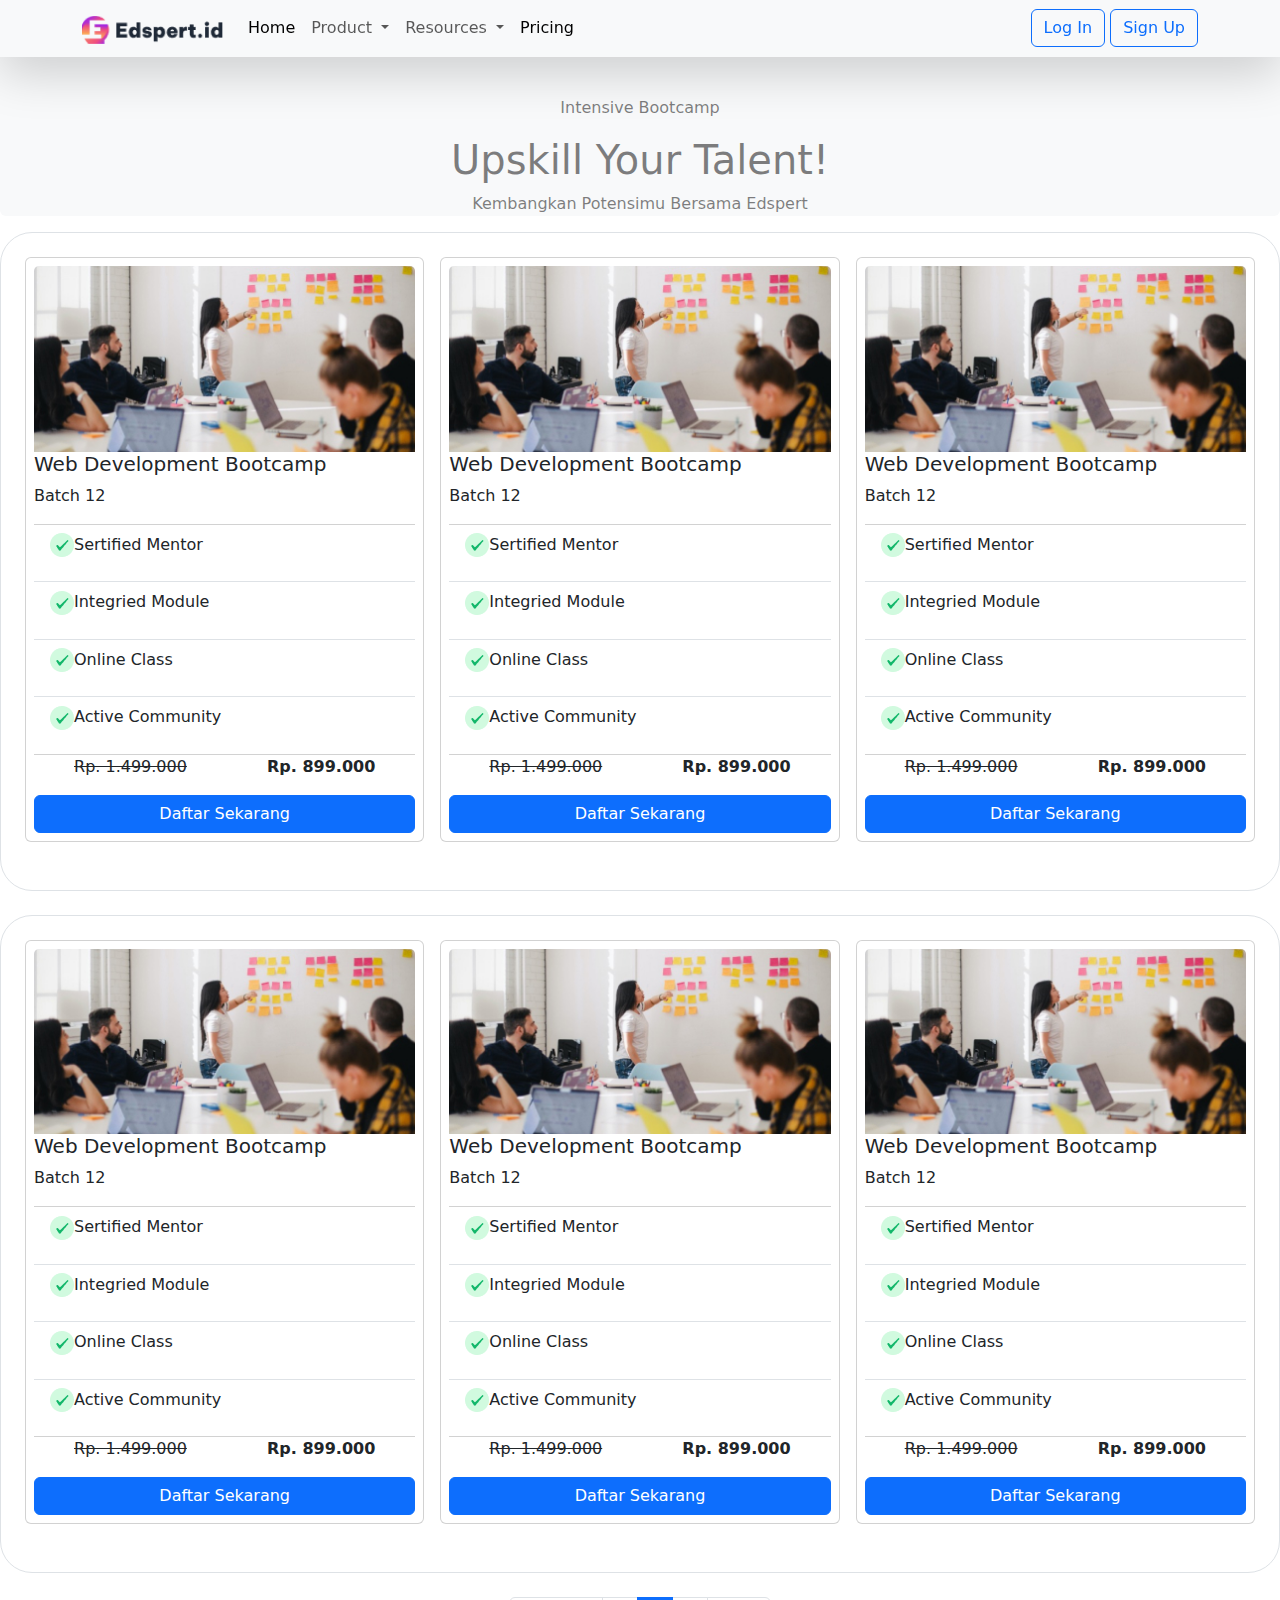
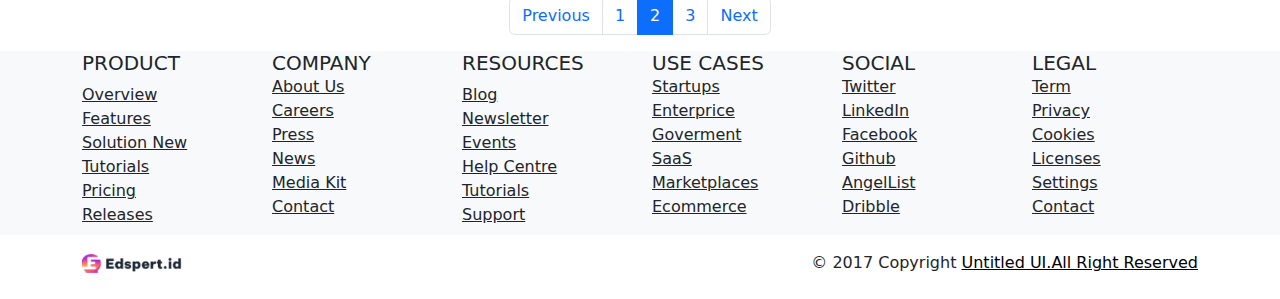
<file: index.html>
<!doctype html>
<html lang="en">
  <head>
    <meta charset="utf-8">
    <meta name="viewport" content="width=device-width, initial-scale=1">
    <title>company Profile</title>
    <link href="https://cdn.jsdelivr.net/npm/bootstrap@5.3.3/dist/css/bootstrap.min.css" rel="stylesheet" integrity="sha384-QWTKZyjpPEjISv5WaRU9OFeRpok6YctnYmDr5pNlyT2bRjXh0JMhjY6hW+ALEwIH" crossorigin="anonymous">
    <link rel="stylesheet" href="style.css">
  </head>
  <body>
    <nav class="navbar navbar-expand-lg navbar-light bg-light shadow-lg fixed-top">
        <div class="container">
          <a class="navbar-brand" href="#">
            <img src="./img/logo1.png" alt="logo">
          </a>
          <button class="navbar-toggler" type="button" data-bs-toggle="collapse" data-bs-target="#navbarSupportedContent" aria-controls="navbarSupportedContent" aria-expanded="false" aria-label="Toggle navigation">
            <span class="navbar-toggler-icon"></span>
          </button>
          <div class="collapse navbar-collapse" id="navbarSupportedContent">
            <ul class="navbar-nav me-auto mb-2 mb-lg-0">
              <li class="nav-item">
                <a class="nav-link active" aria-current="page" href="#">Home</a>
              </li>
                <li class="nav-item dropdown">
                <a class="nav-link dropdown-toggle" href="#" role="button" data-bs-toggle="dropdown" aria-expanded="false">
                 Product
                </a>
                <ul class="dropdown-menu">
                  <li><a class="dropdown-item" href="#">Web Design</a></li>
                  <li><a class="dropdown-item" href="#">Apps Mobile</a></li>
                  <li><a class="dropdown-item" href="#">Architechture</a></li>
                  <!-- <li><hr class="dropdown-divider"></li>
                  <li><a class="dropdown-item" href="#">Something else here</a></li> -->
                </ul>
                <li class="nav-item dropdown">
                  <a class="nav-link dropdown-toggle" href="#" role="button" data-bs-toggle="dropdown" aria-expanded="false">
                   Resources
                  </a>
                  <ul class="dropdown-menu">
                    <li><a class="dropdown-item" href="#">Human Resource</a></li>
                    <li><a class="dropdown-item" href="#">Skill Up</a></li>
                    <li><a class="dropdown-item" href="#">Private Class</a></li>
                    <!-- <li><hr class="dropdown-divider"></li>
                    <li><a class="dropdown-item" href="#">Something else here</a></li> -->
                  </ul>
                  <li class="nav-item">
                    <a class="nav-link active" aria-current="page" href="#">Pricing</a>
                  </li>
              </li>
            </ul>
            <div class="button">
              <button class="btn btn-outline-primary" type="submit" href="login.html">Log In</button>
              <button class="btn btn-outline-primary" type="submit" href="#Signup">Sign Up</button>
            </div>
            </div>
        </div>
      </nav>
    
      <div class="mt-5 pt-5 bg-light text-center text-black-50 rounded">
        <p>Intensive Bootcamp</p>
        <h1>Upskill Your Talent!</h1>
        <p>Kembangkan Potensimu Bersama Edspert</p>
      </div>
    </div>
    <div class="contariner">
      <section class="pb-4">
        <div class="border rounded-5">
          <section class="p-4 mb-4 w-100">
            <div class="row row-cols-1 row-cols-md-3 g-3">
              <div class="col">
                <div class="card p-2">
                    <img src="./img/web1.jpg" class="card-img-top" alt="card">       
                      <h5 class="card-title">Web Development Bootcamp</h5>
                    <p class="card-text">Batch 12</p>
                    <ul class="list-group list-group-flush">
                      <li class="list-group-item"><p><img src="./img/check-icon.png" alt="check-icon">Sertified Mentor</p></li>
                      <li class="list-group-item"><p><img src="./img/check-icon.png" alt="check-icon">Integried Module</p></li>
                      <li class="list-group-item"><p><img src="./img/check-icon.png" alt="check-icon">Online Class</p></li>
                      <li class="list-group-item"><p><img src="./img/check-icon.png" alt="check-icon">Active Community</p></li>
                    </ul>
                    <div class="d-flex justify-content-around">
                      <s class="text-decoration-line-through">Rp. 1.499.000</s>
                      <p class="fw-bold">Rp. 899.000</p>
                    </div>
                    <a href="details.html" class="btn btn-primary">Daftar Sekarang</a>
                  </div>
                </div>
                <div class="col">
                  <div class="card p-2">
                      <img src="./img/web1.jpg" class="card-img-top" alt="card">       
                        <h5 class="card-title">Web Development Bootcamp</h5>
                      <p class="card-text">Batch 12</p>
                      <ul class="list-group list-group-flush">
                        <li class="list-group-item"><p><img src="./img/check-icon.png" alt="check-icon">Sertified Mentor</p></li>
                        <li class="list-group-item"><p><img src="./img/check-icon.png" alt="check-icon">Integried Module</p></li>
                        <li class="list-group-item"><p><img src="./img/check-icon.png" alt="check-icon">Online Class</p></li>
                        <li class="list-group-item"><p><img src="./img/check-icon.png" alt="check-icon">Active Community</p></li>
                      </ul>
                      <div class="d-flex justify-content-around">
                        <s class="text-decoration-line-through">Rp. 1.499.000</s>
                        <p class="fw-bold">Rp. 899.000</p>
                      </div>
                      <a href="#" class="btn btn-primary">Daftar Sekarang</a>
                    </div>
                  </div>
                  <div class="col">
                    <div class="card p-2">
                        <img src="./img/web1.jpg" class="card-img-top" alt="card">       
                          <h5 class="card-title">Web Development Bootcamp</h5>
                        <p class="card-text">Batch 12</p>
                        <ul class="list-group list-group-flush">
                          <li class="list-group-item"><p><img src="./img/check-icon.png" alt="check-icon">Sertified Mentor</p></li>
                          <li class="list-group-item"><p><img src="./img/check-icon.png" alt="check-icon">Integried Module</p></li>
                          <li class="list-group-item"><p><img src="./img/check-icon.png" alt="check-icon">Online Class</p></li>
                          <li class="list-group-item"><p><img src="./img/check-icon.png" alt="check-icon">Active Community</p></li>
                        </ul>
                        <div class="d-flex justify-content-around">
                          <s class="text-decoration-line-through">Rp. 1.499.000</s>
                          <p class="fw-bold">Rp. 899.000</p>
                        </div>
                        <a href="#" class="btn btn-primary">Daftar Sekarang</a>
                      </div>
                    </div>
                </div>
              </section>
              </div>
            </section>
            <section class="pb-4">
              <div class="border rounded-5">
                <section class="p-4 mb-4 w-100">
                  <div class="row row-cols-1 row-cols-md-3 g-3">
                    <div class="col">
                      <div class="card p-2">
                          <img src="./img/web1.jpg" class="card-img-top" alt="card">       
                            <h5 class="card-title">Web Development Bootcamp</h5>
                          <p class="card-text">Batch 12</p>
                          <ul class="list-group list-group-flush">
                            <li class="list-group-item"><p><img src="./img/check-icon.png" alt="check-icon">Sertified Mentor</p></li>
                            <li class="list-group-item"><p><img src="./img/check-icon.png" alt="check-icon">Integried Module</p></li>
                            <li class="list-group-item"><p><img src="./img/check-icon.png" alt="check-icon">Online Class</p></li>
                            <li class="list-group-item"><p><img src="./img/check-icon.png" alt="check-icon">Active Community</p></li>
                          </ul>
                          <div class="d-flex justify-content-around">
                            <s class="text-decoration-line-through">Rp. 1.499.000</s>
                            <p class="fw-bold">Rp. 899.000</p>
                          </div>
                          <a href="#" class="btn btn-primary">Daftar Sekarang</a>
                        </div>
                      </div>
                      <div class="col">
                        <div class="card p-2">
                            <img src="./img/web1.jpg" class="card-img-top" alt="card">       
                              <h5 class="card-title">Web Development Bootcamp</h5>
                            <p class="card-text">Batch 12</p>
                            <ul class="list-group list-group-flush">
                              <li class="list-group-item"><p><img src="./img/check-icon.png" alt="check-icon">Sertified Mentor</p></li>
                              <li class="list-group-item"><p><img src="./img/check-icon.png" alt="check-icon">Integried Module</p></li>
                              <li class="list-group-item"><p><img src="./img/check-icon.png" alt="check-icon">Online Class</p></li>
                              <li class="list-group-item"><p><img src="./img/check-icon.png" alt="check-icon">Active Community</p></li>
                            </ul>
                            <div class="d-flex justify-content-around">
                              <s class="text-decoration-line-through">Rp. 1.499.000</s>
                              <p class="fw-bold">Rp. 899.000</p>
                            </div>
                            <a href="#" class="btn btn-primary">Daftar Sekarang</a>
                          </div>
                        </div>
                        <div class="col">
                          <div class="card p-2">
                              <img src="./img/web1.jpg" class="card-img-top" alt="card">       
                                <h5 class="card-title">Web Development Bootcamp</h5>
                              <p class="card-text">Batch 12</p>
                              <ul class="list-group list-group-flush">
                                <li class="list-group-item"><p><img src="./img/check-icon.png" alt="check-icon">Sertified Mentor</p></li>
                                <li class="list-group-item"><p><img src="./img/check-icon.png" alt="check-icon">Integried Module</p></li>
                                <li class="list-group-item"><p><img src="./img/check-icon.png" alt="check-icon">Online Class</p></li>
                                <li class="list-group-item"><p><img src="./img/check-icon.png" alt="check-icon">Active Community</p></li>
                              </ul>
                              <div class="d-flex justify-content-around">
                                <s class="text-decoration-line-through">Rp. 1.499.000</s>
                                <p class="fw-bold">Rp. 899.000</p>
                              </div>
                              <a href="#" class="btn btn-primary">Daftar Sekarang</a>
                            </div>
                          </div>
                      </div>
                    </section>
                    </div>
                  </section>
       
                <section>
                  <nav aria-label="pagination">
                    <ul class="pagination justify-content-center">
                      <li class="page-item">
                        <a class="page-link">Previous</a>
                      </li>
                      <li class="page-item"><a class="page-link" href="#">1</a></li>
                      <li class="page-item active" aria-current="page">
                        <a class="page-link" href="#">2 <span class="visually-hidden">(current)</span></a>
                      </li>
                      <li class="page-item"><a class="page-link" href="#">3</a></li>
                      <li class="page-item">
                        <a class="page-link" href="#">Next</a>
                      </li>
                    </ul>
                  </nav>
                </section>
                  <footer class="bg-body-tertiary text-center text-lg-start">
                    <!-- Grid container -->
                    <div class="container p-6">
                      <!--Grid row-->
                      <div class="row">
                        <!--Grid column-->
                        <div class="col-lg-2 col-md-6 mb-4 mb-md-0">
                          <h5 class="text-uppercase">Product</h5>
                  
                          <ul class="list-unstyled mb-0">
                            <li>
                              <a href="#!" class="text-body">Overview</a>
                            </li>
                            <li>
                              <a href="#!" class="text-body">Features</a>
                            </li>
                            <li>
                              <a href="#!" class="text-body">Solution New</a>
                            </li>
                            <li>
                              <a href="#!" class="text-body">Tutorials</a>
                            </li>
                            <li>
                              <a href="#!" class="text-body">Pricing</a>
                            </li>
                            <li>
                              <a href="#!" class="text-body">Releases</a>
                            </li>
                          </ul>
                        </div>
                        <!--Grid column-->
                  
                        <!--Grid column-->
                        <div class="col-lg-2 col-md-6 mb-4 mb-md-0">
                          <h5 class="text-uppercase mb-0">Company</h5>
                  
                          <ul class="list-unstyled">
                            <li>
                              <a href="#!" class="text-body">About Us</a>
                            </li>
                            <li>
                              <a href="#!" class="text-body">Careers</a>
                            </li>
                            <li>
                              <a href="#!" class="text-body">Press</a>
                            </li>
                            <li>
                              <a href="#!" class="text-body">News</a>
                            </li>
                            <li>
                              <a href="#!" class="text-body">Media Kit</a>
                            </li>
                            <li>
                              <a href="#!" class="text-body">Contact</a>
                            </li>
                          </ul>
                        </div>
                        <!--Grid column-->
                  
                        <!--Grid column-->
                        <div class="col-lg-2 col-md-6 mb-4 mb-md-0">
                          <h5 class="text-uppercase">Resources</h5>
                  
                          <ul class="list-unstyled mb-0">
                            <li>
                              <a href="#!" class="text-body">Blog</a>
                            </li>
                            <li>
                              <a href="#!" class="text-body">Newsletter</a>
                            </li>
                            <li>
                              <a href="#!" class="text-body">Events</a>
                            </li>
                            <li>
                              <a href="#!" class="text-body">Help Centre</a>
                            </li>
                            <li>
                              <a href="#!" class="text-body">Tutorials</a>
                            </li>
                            <li>
                              <a href="#!" class="text-body">Support</a>
                            </li>
                          </ul>
                        </div>
                        <!--Grid column-->
                  
                        <!--Grid column-->
                        <div class="col-lg-2 col-md-6 mb-4 mb-md-0">
                          <h5 class="text-uppercase mb-0">Use Cases</h5>
                  
                          <ul class="list-unstyled">
                            <li>
                              <a href="#!" class="text-body">Startups</a>
                            </li>
                            <li>
                              <a href="#!" class="text-body">Enterprice</a>
                            </li>
                            <li>
                              <a href="#!" class="text-body">Goverment</a>
                            </li>
                            <li>
                              <a href="#!" class="text-body">SaaS</a>
                            </li>
                            <li>
                              <a href="#!" class="text-body">Marketplaces</a>
                            </li>
                            <li>
                              <a href="#!" class="text-body">Ecommerce</a>
                            </li>
                          </ul>
                        </div>
                        <!--Grid column-->
                        <!--Grid column-->
                        <div class="col-lg-2 col-md-6 mb-4 mb-md-0">
                          <h5 class="text-uppercase mb-0">Social</h5>
                  
                          <ul class="list-unstyled">
                            <li>
                              <a href="#!" class="text-body">Twitter</a>
                            </li>
                            <li>
                              <a href="#!" class="text-body">LinkedIn</a>
                            </li>
                            <li>
                              <a href="#!" class="text-body">Facebook</a>
                            </li>
                            <li>
                              <a href="#!" class="text-body">Github</a>
                            </li>
                            <li>
                              <a href="#!" class="text-body">AngelList</a>
                            </li>
                            <li>
                              <a href="#!" class="text-body">Dribble</a>
                            </li>
                          </ul>
                        </div>
                        <!--Grid column-->
                        <!--Grid column-->
                        <div class="col-lg-2 col-md-6 mb-4 mb-md-0">
                          <h5 class="text-uppercase mb-0">Legal</h5>
                  
                          <ul class="list-unstyled">
                            <li>
                              <a href="#!" class="text-body">Term</a>
                            </li>
                            <li>
                              <a href="#!" class="text-body">Privacy</a>
                            </li>
                            <li>
                              <a href="#!" class="text-body">Cookies</a>
                            </li>
                            <li>
                              <a href="#!" class="text-body">Licenses</a>
                            </li>
                            <li>
                              <a href="#!" class="text-body">Settings</a>
                            </li>
                            <li>
                              <a href="#!" class="text-body">Contact</a>
                            </li>
                          </ul>
                        </div>
                        <!--Grid column-->
                      </div>
                      <!--Grid row-->
                    </div>
                    <!-- Grid container -->
                  </footer>
                <footer>
                <div class="container pt-3 pb-4">
                  <div class="d-flex flex-row align-items-center justify-content-between">
                    <img
                      src="./img/logo1.png"
                      style="width: 100px">
                    <div>
                      © 2017 Copyright
                      <a class="text-black" href="#">Untitled UI.All Right Reserved</a>
                    </div>
                </div>
              </div>
            </footer>
    <script src="https://cdn.jsdelivr.net/npm/bootstrap@5.3.3/dist/js/bootstrap.bundle.min.js" integrity="sha384-YvpcrYf0tY3lHB60NNkmXc5s9fDVZLESaAA55NDzOxhy9GkcIdslK1eN7N6jIeHz" crossorigin="anonymous"></script>
  </body>
</html>
</file>
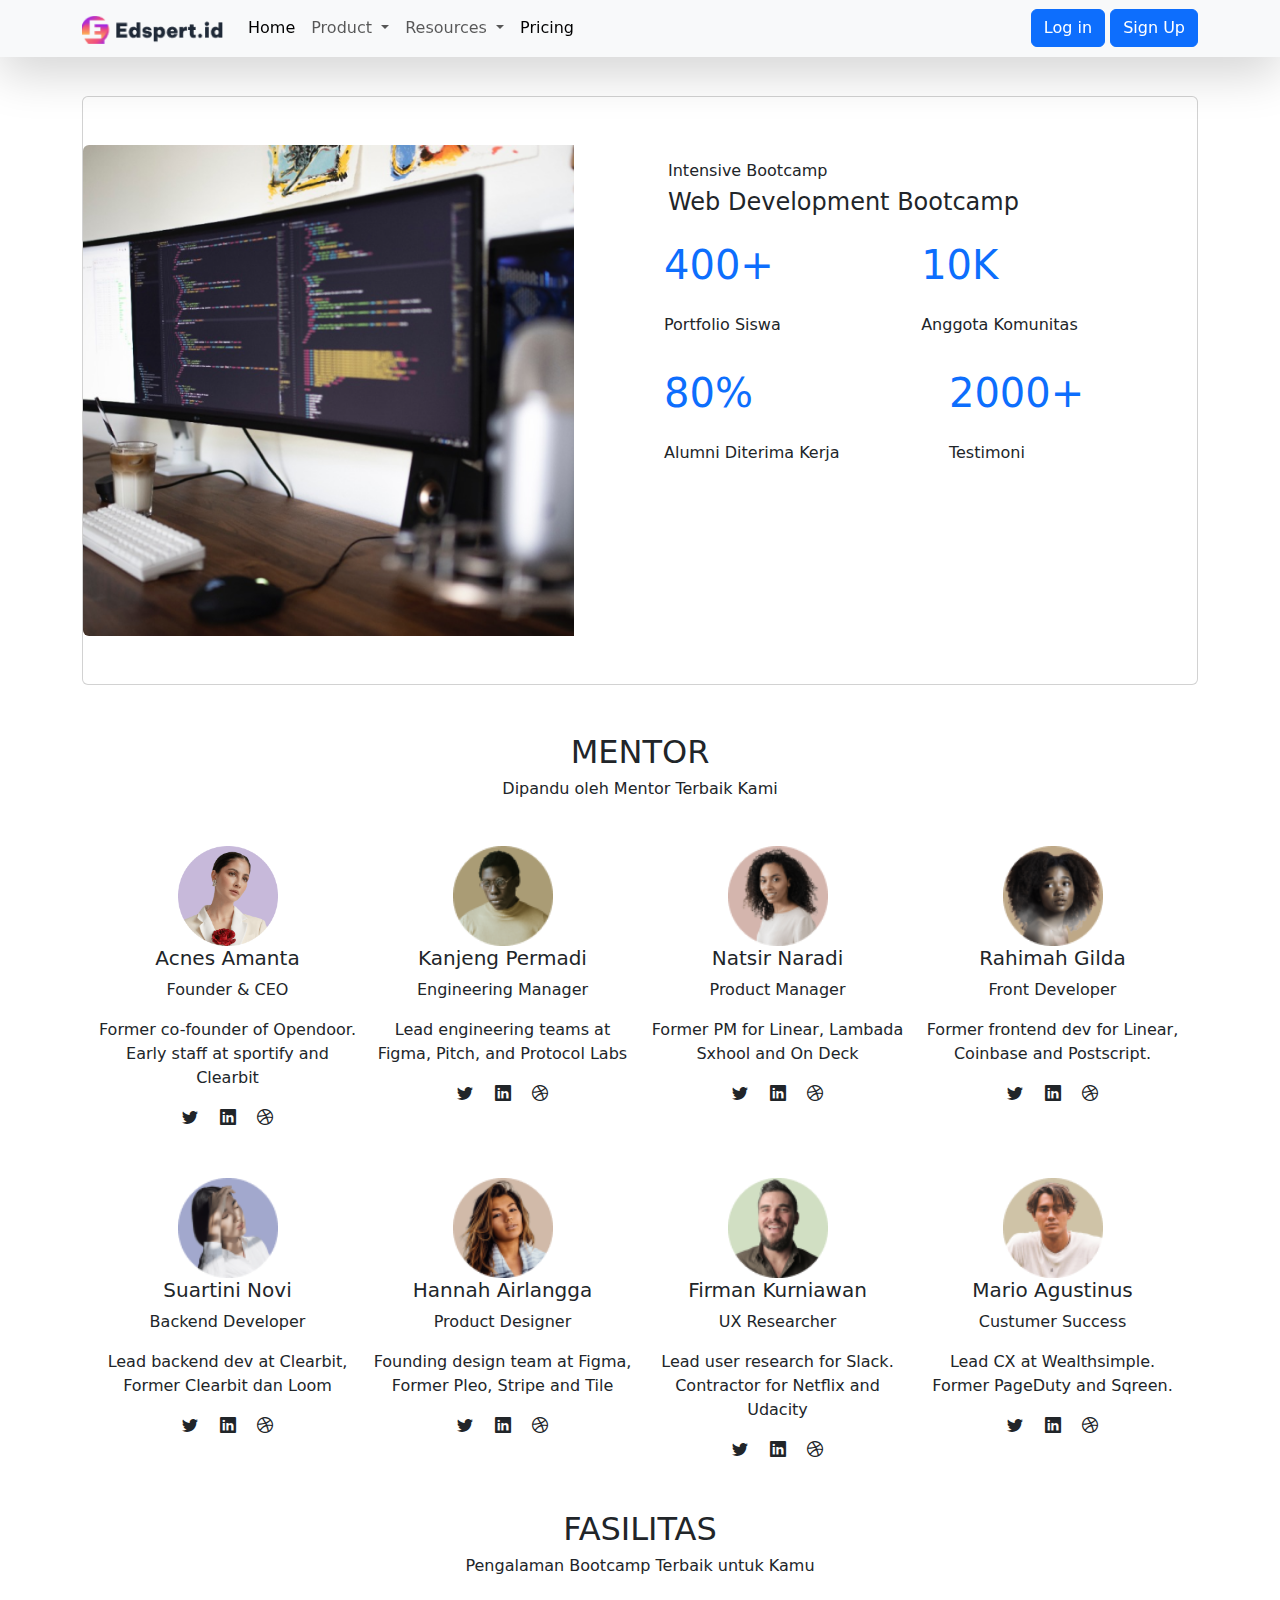
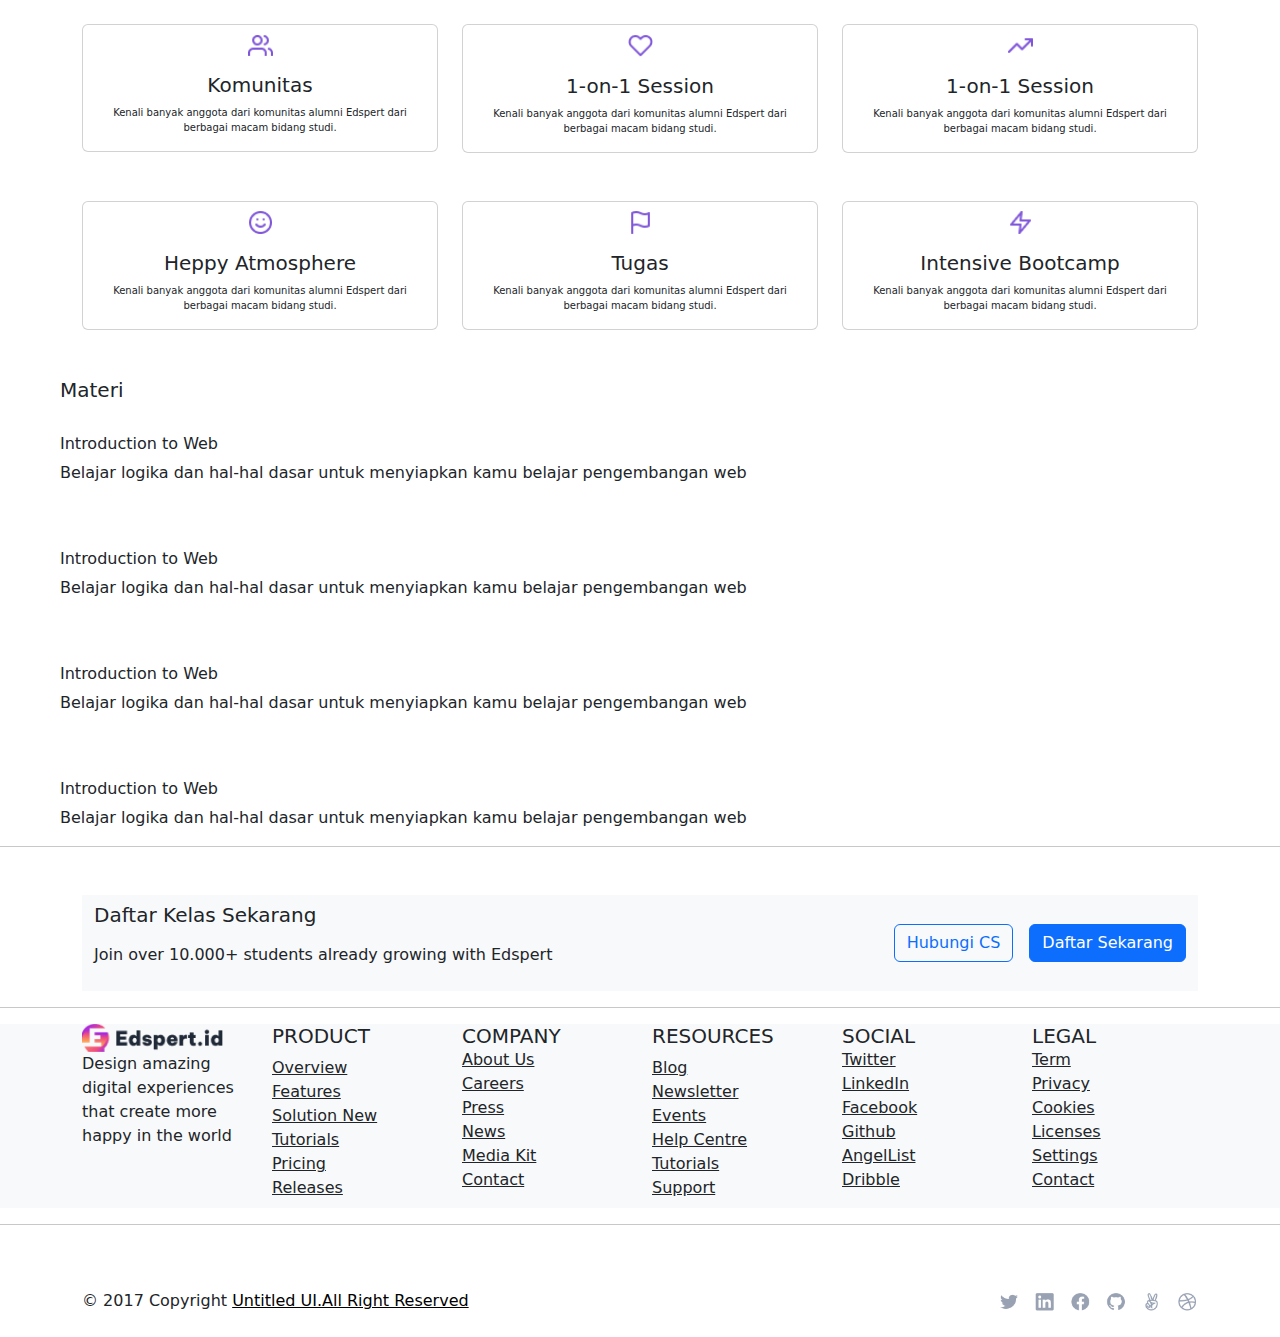
<file: details.html>
<!DOCTYPE html>
<html lang="en">
<head>
    <meta charset="UTF-8">
    <meta name="viewport" content="width=device-width, initial-scale=1.0">
    <title>Details</title>
    <link href="https://cdn.jsdelivr.net/npm/bootstrap@5.3.3/dist/css/bootstrap.min.css" rel="stylesheet" integrity="sha384-QWTKZyjpPEjISv5WaRU9OFeRpok6YctnYmDr5pNlyT2bRjXh0JMhjY6hW+ALEwIH" crossorigin="anonymous">
    <link rel="stylesheet" href="style.css">
    <link rel="stylesheet" href="https://cdn.jsdelivr.net/npm/bootstrap-icons@1.11.3/font/bootstrap-icons.min.css">
</head>
<body>
    <nav class="navbar navbar-expand-lg navbar-light bg-light shadow-lg fixed-top">
        <div class="container">
          <a class="navbar-brand" href="#">
            <img src="./img/logo1.png" alt="logo">
          </a>
          <button class="navbar-toggler" type="button" data-bs-toggle="collapse" data-bs-target="#navbarSupportedContent" aria-controls="navbarSupportedContent" aria-expanded="false" aria-label="Toggle navigation">
            <span class="navbar-toggler-icon"></span>
          </button>
          <div class="collapse navbar-collapse" id="navbarSupportedContent">
            <ul class="navbar-nav me-auto mb-2 mb-lg-0">
              <li class="nav-item">
                <a class="nav-link active" aria-current="page" href="index.html">Home</a>
              </li>
                <li class="nav-item dropdown">
                <a class="nav-link dropdown-toggle" href="#" role="button" data-bs-toggle="dropdown" aria-expanded="false">
                 Product
                </a>
                <ul class="dropdown-menu">
                  <li><a class="dropdown-item" href="#">Web Design</a></li>
                  <li><a class="dropdown-item" href="#">Apps Mobile</a></li>
                  <li><a class="dropdown-item" href="#">Architechture</a></li>
                  <!-- <li><hr class="dropdown-divider"></li>
                  <li><a class="dropdown-item" href="#">Something else here</a></li> -->
                </ul>
                <li class="nav-item dropdown">
                  <a class="nav-link dropdown-toggle" href="#" role="button" data-bs-toggle="dropdown" aria-expanded="false">
                   Resources
                  </a>
                  <ul class="dropdown-menu">
                    <li><a class="dropdown-item" href="#">Human Resource</a></li>
                    <li><a class="dropdown-item" href="#">Skill Up</a></li>
                    <li><a class="dropdown-item" href="#">Private Class</a></li>
                    <!-- <li><hr class="dropdown-divider"></li>
                    <li><a class="dropdown-item" href="#">Something else here</a></li> -->
                  </ul>
                  <li class="nav-item">
                    <a class="nav-link active" aria-current="page" href="#">Pricing</a>
                  </li>
              </li>
            </ul>
            <div class="button">
              <a href="login.html" class="btn btn-primary">Log in</a>
              <a href="#" class="btn btn-primary">Sign Up</a>
            </div>
            </div>
        </div>
      </nav>
      
      <div class="container mt-5 py-5">
            <div class="card">
                <div class="row row-cols-md-3 py-5">
                <div class="col-md-6">
                    <img src="./img/details1.png" class="img-fluid rounded-start" width="90%">
                </div>
                <div class="col-md-6">
                    <div class="card-body">
                    <h6 class="card-title">Intensive Bootcamp</h6>
                        <h4>Web Development Bootcamp</h4>
                    </div>
                    <div class="container m-auto d-flex">   
                        <div class="row m-6">
                        <h1> <p class="text-primary">400+</p></h1>
                        <p class="fs-6">Portfolio Siswa</p></p>
                    </div>
                    <div class="row m-6">
                        <h1><p class="text-primary">10K</p></h1>
                        <p class="fs-6">Anggota Komunitas</p></p>
                    </div>
                </div>
                <div class="container m-auto d-flex"> 
                    <div class="row m-6">
                        <h1><p class="text-primary">80%</p></h1>
                        <p class="fs-6">Alumni Diterima Kerja</p></p>
                    </div>
                    <div class="row m-6">
                        <h1><p class="text-primary">2000+</p></h1>
                        <p class="fs-6">Testimoni</p></p>
                    </div>
                </div>
            </div>
          </div>
        </div>
      </div>
    <div class="container text-center mb-lg-5">
      <h2>MENTOR</h2>
      <h6>Dipandu oleh Mentor Terbaik Kami</h6>
    </div>
    <div class="container text-center bg-white">
        <div class="row me-2 ms-2 row-cols-lg-4 g-2 g-lg-3">
          <div class="col">
            <img src="./img/acnes_amanta.png" alt="acnes_amanta" width="100px">
            <h5>Acnes Amanta</h5>
            <p>Founder & CEO</p>
            <p class="text-ms-3 text-me-3">Former co-founder of Opendoor. Early staff at sportify and Clearbit </p>
            <span class="bg-white m-2">
                <i class="bi bi-twitter"></i>
              </span>
             <span class="bg-white m-2">
                <i class="bi bi-linkedin"></i>
              </span>
              <span class="bg-white m-2">
                <i class="bi bi-dribbble"></i>
              </span>
          </div>
          <div class="col">
            <img src="./img/kajen_permadi.png" alt="acnes_amanta" width="100px">
            <h5>Kanjeng Permadi</h5>
            <p>Engineering Manager</p>
            <p class="text-ms-3 text-me-3">Lead engineering teams at Figma, Pitch, and Protocol Labs </p>
            <span class="bg-white m-2">
                <i class="bi bi-twitter"></i>
              </span>
             <span class="bg-white m-2">
                <i class="bi bi-linkedin"></i>
              </span>
              <span class="bg-white m-2">
                <i class="bi bi-dribbble"></i>
              </span>
          </div>
          <div class="col">
            <img src="./img/natsir_naradi.png" alt="acnes_amanta" width="100px">
            <h5>Natsir Naradi</h5>
            <p>Product Manager</p>
            <p class="text-ms-3 text-me-3">Former PM for Linear, Lambada Sxhool and On Deck</p>
            <span class="bg-white m-2">
                <i class="bi bi-twitter"></i>
              </span>
             <span class="bg-white m-2">
                <i class="bi bi-linkedin"></i>
              </span>
              <span class="bg-white m-2">
                <i class="bi bi-dribbble"></i>
              </span>
          </div>
          <div class="col">
            <img src="./img/Rahimah_Gilda.png" alt="acnes_amanta" width="100px">
            <h5>Rahimah Gilda</h5>
            <p>Front Developer</p>
            <p class="text-ms-3 text-me-3">Former frontend dev for Linear, Coinbase and Postscript.</p>
            <span class="bg-white m-2">
                <i class="bi bi-twitter"></i>
              </span>
             <span class="bg-white m-2">
                <i class="bi bi-linkedin"></i>
              </span>
              <span class="bg-white m-2">
                <i class="bi bi-dribbble"></i>
              </span>
          </div>
        </div>
      </div>
    <div class="container text-center bg-white mt-5">
        <div class="row me-2 ms-2 row-cols-lg-4 g-2 g-lg-3">
          <div class="col">
            <img src="./img/suartini_novi.png" alt="acnes_amanta" width="100px">
            <h5>Suartini Novi</h5>
            <p>Backend Developer</p>
            <p class="text-ms-3 text-me-3">Lead backend dev at Clearbit, Former Clearbit dan Loom </p>
            <span class="bg-white m-2">
                <i class="bi bi-twitter"></i>
              </span>
             <span class="bg-white m-2">
                <i class="bi bi-linkedin"></i>
              </span>
              <span class="bg-white m-2">
                <i class="bi bi-dribbble"></i>
              </span>
          </div>
          <div class="col">
            <img src="./img/hannah_airlangga.png" alt="acnes_amanta" width="100px">
            <h5>Hannah Airlangga</h5>
            <p>Product Designer</p>
            <p class="text-ms-3 text-me-3">Founding design team at Figma, Former Pleo, Stripe and Tile</p>
            <span class="bg-white m-2">
                <i class="bi bi-twitter"></i>
              </span>
             <span class="bg-white m-2">
                <i class="bi bi-linkedin"></i>
              </span>
              <span class="bg-white m-2">
                <i class="bi bi-dribbble"></i>
              </span>
          </div>
          <div class="col">
            <img src="./img/firman.png" alt="acnes_amanta" width="100px">
            <h5>Firman Kurniawan</h5>
            <p>UX Researcher</p>
            <p class="text-ms-3 text-me-3">Lead user research for Slack. Contractor for Netflix and Udacity</p>
            <span class="bg-white m-2">
                <i class="bi bi-twitter"></i>
              </span>
             <span class="bg-white m-2">
                <i class="bi bi-linkedin"></i>
              </span>
              <span class="bg-white m-2">
                <i class="bi bi-dribbble"></i>
              </span>
          </div>
          <div class="col">
            <img src="./img/mario.png" alt="acnes_amanta" width="100px">
            <h5>Mario Agustinus</h5>
            <p>Custumer Success</p>
            <p class="text-ms-3 text-me-3">Lead CX at Wealthsimple. Former PageDuty and Sqreen.</p>
            <span class="bg-white m-2">
                <i class="bi bi-twitter"></i>
              </span>
             <span class="bg-white m-2">
                <i class="bi bi-linkedin"></i>
              </span>
              <span class="bg-white m-2">
                <i class="bi bi-dribbble"></i>
              </span>
          </div>
        </div>
      </div>
      <div class="container text-center mb-lg-5 mt-5">
        <h2>FASILITAS</h2>
        <h6>Pengalaman Bootcamp Terbaik untuk Kamu</h6>
      </div>
      <div class="container text-center d-flex">
        <div class="row row-cols-1 row-cols-md-3 g-4">
          <div class="col">
            <div class="card">
              <div class="img mt-2">
              <img src="./img/user.png" alt="user" width="25px">
              </div>
              <div class="card-body">
                <h5 class="card-title">Komunitas</h5>
                <p class="card-text" style="font-size: 10px;">Kenali banyak anggota dari komunitas alumni Edspert dari berbagai macam bidang studi.</p>
              </div>
            </div>
            </div>  
            <div class="col">
              <div class="card">
                <div class="img mt-2">
                <img src="./img/heart.png" alt="user" width="25px">
                </div>
                <div class="card-body">
                  <h5 class="card-title">1-on-1 Session</h5>
                  <p class="card-text" style="font-size: 10px;">Kenali banyak anggota dari komunitas alumni Edspert dari berbagai macam bidang studi.</p>
                </div>
              </div>
              </div>
              <div class="col">
                <div class="card">
                  <div class="img mt-2">
                  <img src="./img/trending-up.png" alt="user" width="25px">
                  </div>
                  <div class="card-body">
                    <h5 class="card-title">1-on-1 Session</h5>
                    <p class="card-text" style="font-size: 10px;">Kenali banyak anggota dari komunitas alumni Edspert dari berbagai macam bidang studi.</p>
                  </div>
                </div>
                </div>
        </div>  
       </div>
       <div class="container text-center d-flex mt-5">
        <div class="row row-cols-1 row-cols-md-3 g-4">
          <div class="col">
            <div class="card">
              <div class="img mt-2">
              <img src="./img/smile.png" alt="user" width="25px">
              </div>
              <div class="card-body">
                <h5 class="card-title">Heppy Atmosphere</h5>
                <p class="card-text" style="font-size: 10px;">Kenali banyak anggota dari komunitas alumni Edspert dari berbagai macam bidang studi.</p>
              </div>
            </div>
            </div>  
            <div class="col">
              <div class="card">
                <div class="img mt-2">
                <img src="./img/flag.png" alt="user" width="25px">
                </div>
                <div class="card-body">
                  <h5 class="card-title">Tugas</h5>
                  <p class="card-text" style="font-size: 10px;">Kenali banyak anggota dari komunitas alumni Edspert dari berbagai macam bidang studi.</p>
                </div>
              </div>
              </div>
              <div class="col">
                <div class="card">
                  <div class="img mt-2">
                  <img src="./img/zap.png" alt="zap" width="25px">
                  </div>
                  <div class="card-body">
                    <h5 class="card-title">Intensive Bootcamp</h5>
                    <p class="card-text" style="font-size: 10px;">Kenali banyak anggota dari komunitas alumni Edspert dari berbagai macam bidang studi.</p>
                  </div>
                </div>
                </div>
        </div>  
       </div>
       <div class="container mt-5 ms-5">
        <h5>Materi</h5> <br>
        <h6 >Introduction to Web</h6>
        <p>Belajar logika dan hal-hal dasar untuk menyiapkan kamu belajar pengembangan web</p> <br><br>
        <h6 >Introduction to Web</h6>
        <p>Belajar logika dan hal-hal dasar untuk menyiapkan kamu belajar pengembangan web</p><br><br>
        <h6 >Introduction to Web</h6>
        <p>Belajar logika dan hal-hal dasar untuk menyiapkan kamu belajar pengembangan web</p><br><br>
        <h6 >Introduction to Web</h6>
        <p>Belajar logika dan hal-hal dasar untuk menyiapkan kamu belajar pengembangan web</p>
      </div><hr>
      <div class="container">
      <nav class="navbar bg-body-tertiary mt-5">
        <div class="container-fluid">
          <div class="d-grid gap-2 justify-content-md-start">
            <h5>Daftar Kelas Sekarang</h5>
            <p>Join over 10.000+ students already growing with Edspert</p>
        </div>
          <div class="d-grid gap-2 d-md-flex justify-content-md-end">
            <button class="btn btn-outline-primary me-md-2" type="button">Hubungi CS</button>
            <button class="btn btn-primary" type="button">Daftar Sekarang</button>
          </div>
        </div>
      </nav>
    </div>
<hr>
<footer class="bg-body-tertiary text-center text-lg-start">
  <!-- Grid container -->
  <div class="container p-6">
    <!--Grid row-->
    <div class="row">
      <!--Grid column-->
      <div class="col-lg-2 col-md-6 mb-4 mb-md-0">
        <img src="./img/logo1.png" alt="logo">
        <p>Design amazing digital experiences that create more happy in the world</p>        
      </div>
      <div class="col-lg-2 col-md-6 mb-4 mb-md-0">
        <h5 class="text-uppercase">Product</h5>

        <ul class="list-unstyled mb-0">
          <li>
            <a href="#!" class="text-body">Overview</a>
          </li>
          <li>
            <a href="#!" class="text-body">Features</a>
          </li>
          <li>
            <a href="#!" class="text-body">Solution New</a>
          </li>
          <li>
            <a href="#!" class="text-body">Tutorials</a>
          </li>
          <li>
            <a href="#!" class="text-body">Pricing</a>
          </li>
          <li>
            <a href="#!" class="text-body">Releases</a>
          </li>
        </ul>
      </div>
      <!--Grid column-->

      <!--Grid column-->
      <div class="col-lg-2 col-md-6 mb-4 mb-md-0">
        <h5 class="text-uppercase mb-0">Company</h5>

        <ul class="list-unstyled">
          <li>
            <a href="#!" class="text-body">About Us</a>
          </li>
          <li>
            <a href="#!" class="text-body">Careers</a>
          </li>
          <li>
            <a href="#!" class="text-body">Press</a>
          </li>
          <li>
            <a href="#!" class="text-body">News</a>
          </li>
          <li>
            <a href="#!" class="text-body">Media Kit</a>
          </li>
          <li>
            <a href="#!" class="text-body">Contact</a>
          </li>
        </ul>
      </div>
      <!--Grid column-->

      <!--Grid column-->
      <div class="col-lg-2 col-md-6 mb-4 mb-md-0">
        <h5 class="text-uppercase">Resources</h5>

        <ul class="list-unstyled mb-0">
          <li>
            <a href="#!" class="text-body">Blog</a>
          </li>
          <li>
            <a href="#!" class="text-body">Newsletter</a>
          </li>
          <li>
            <a href="#!" class="text-body">Events</a>
          </li>
          <li>
            <a href="#!" class="text-body">Help Centre</a>
          </li>
          <li>
            <a href="#!" class="text-body">Tutorials</a>
          </li>
          <li>
            <a href="#!" class="text-body">Support</a>
          </li>
        </ul>
      </div>
      <!--Grid column-->
      <!--Grid column-->
      <div class="col-lg-2 col-md-6 mb-4 mb-md-0">
        <h5 class="text-uppercase mb-0">Social</h5>

        <ul class="list-unstyled">
          <li>
            <a href="#!" class="text-body">Twitter</a>
          </li>
          <li>
            <a href="#!" class="text-body">LinkedIn</a>
          </li>
          <li>
            <a href="#!" class="text-body">Facebook</a>
          </li>
          <li>
            <a href="#!" class="text-body">Github</a>
          </li>
          <li>
            <a href="#!" class="text-body">AngelList</a>
          </li>
          <li>
            <a href="#!" class="text-body">Dribble</a>
          </li>
        </ul>
      </div>
      <!--Grid column-->
      <!--Grid column-->
      <div class="col-lg-2 col-md-6 mb-4 mb-md-0">
        <h5 class="text-uppercase mb-0">Legal</h5>

        <ul class="list-unstyled">
          <li>
            <a href="#!" class="text-body">Term</a>
          </li>
          <li>
            <a href="#!" class="text-body">Privacy</a>
          </li>
          <li>
            <a href="#!" class="text-body">Cookies</a>
          </li>
          <li>
            <a href="#!" class="text-body">Licenses</a>
          </li>
          <li>
            <a href="#!" class="text-body">Settings</a>
          </li>
          <li>
            <a href="#!" class="text-body">Contact</a>
          </li>
        </ul>
      </div>
      <!--Grid column-->
    </div>
    <!--Grid row-->
  </div>
  <!-- Grid container -->
</footer>
<hr>
<footer>
<div class="container pt-5 pb-4">
<div class="d-flex flex-row align-items-center justify-content-between">
  <div>
    © 2017 Copyright
    <a class="text-black" href="#">Untitled UI.All Right Reserved</a>
  </div>
  <img
    src="./img/medsos.png"
    style="width: 200px">
 
</div>
</div>
</footer>
<script src="https://cdn.jsdelivr.net/npm/bootstrap@5.3.3/dist/js/bootstrap.bundle.min.js" integrity="sha384-YvpcrYf0tY3lHB60NNkmXc5s9fDVZLESaAA55NDzOxhy9GkcIdslK1eN7N6jIeHz" crossorigin="anonymous"></script>

</body>
</html>
</file>
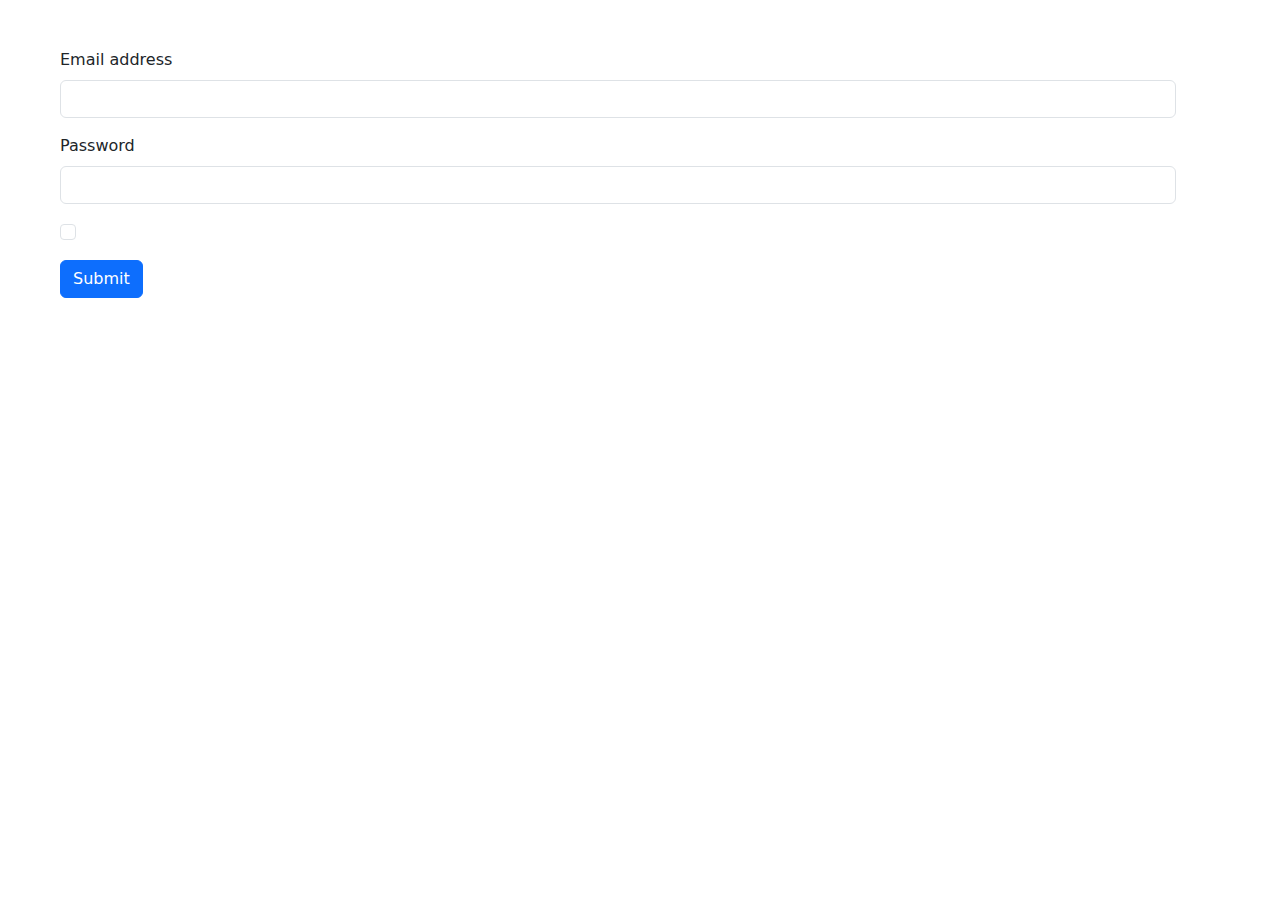
<file: login.html>
<!DOCTYPE html>
<html lang="en">
<head>
    <meta charset="UTF-8">
    <meta name="viewport" content="width=device-width, initial-scale=1.0">
    <title>Login</title>
    <link href="https://cdn.jsdelivr.net/npm/bootstrap@5.3.3/dist/css/bootstrap.min.css" rel="stylesheet" integrity="sha384-QWTKZyjpPEjISv5WaRU9OFeRpok6YctnYmDr5pNlyT2bRjXh0JMhjY6hW+ALEwIH" crossorigin="anonymous">
    <link rel="stylesheet" href="style.css">
    <link rel="stylesheet" href="https://cdn.jsdelivr.net/npm/bootstrap-icons@1.11.3/font/bootstrap-icons.min.css">
</head>
<body>
    <div class="container my-5 mx-5">
    <form>
        <div class="mb-3">
          <label for="exampleInputEmail1" class="form-label">Email address</label>
          <input type="email" class="form-control" id="exampleInputEmail1" aria-describedby="emailHelp">
          <div id="emailHelp" class="form-text"></div>
        </div>
        <div class="mb-3">
          <label for="exampleInputPassword1" class="form-label">Password</label>
          <input type="password" class="form-control" id="exampleInputPassword1">
        </div>
        <div class="mb-3 form-check">
          <input type="checkbox" class="form-check-input" id="exampleCheck1">
        </div>
        <a href="index.html" class="btn btn-primary">Submit</a>
      </form>
    </div>
      <script src="https://cdn.jsdelivr.net/npm/bootstrap@5.3.3/dist/js/bootstrap.bundle.min.js" integrity="sha384-YvpcrYf0tY3lHB60NNkmXc5s9fDVZLESaAA55NDzOxhy9GkcIdslK1eN7N6jIeHz" crossorigin="anonymous"></script>

</body>
</html>
</file>
<file: style.css>
.banner {
    /* background: url("https://static1.makeuseofimages.com/wordpress/wp-content/uploads/2018/11/dark-wallpapers.jpg")
    no-repeat center center;
    background-size: cover; */
    padding-top: 5%;
    padding-bottom: 5%;
    color: #696565;
}
</file>
